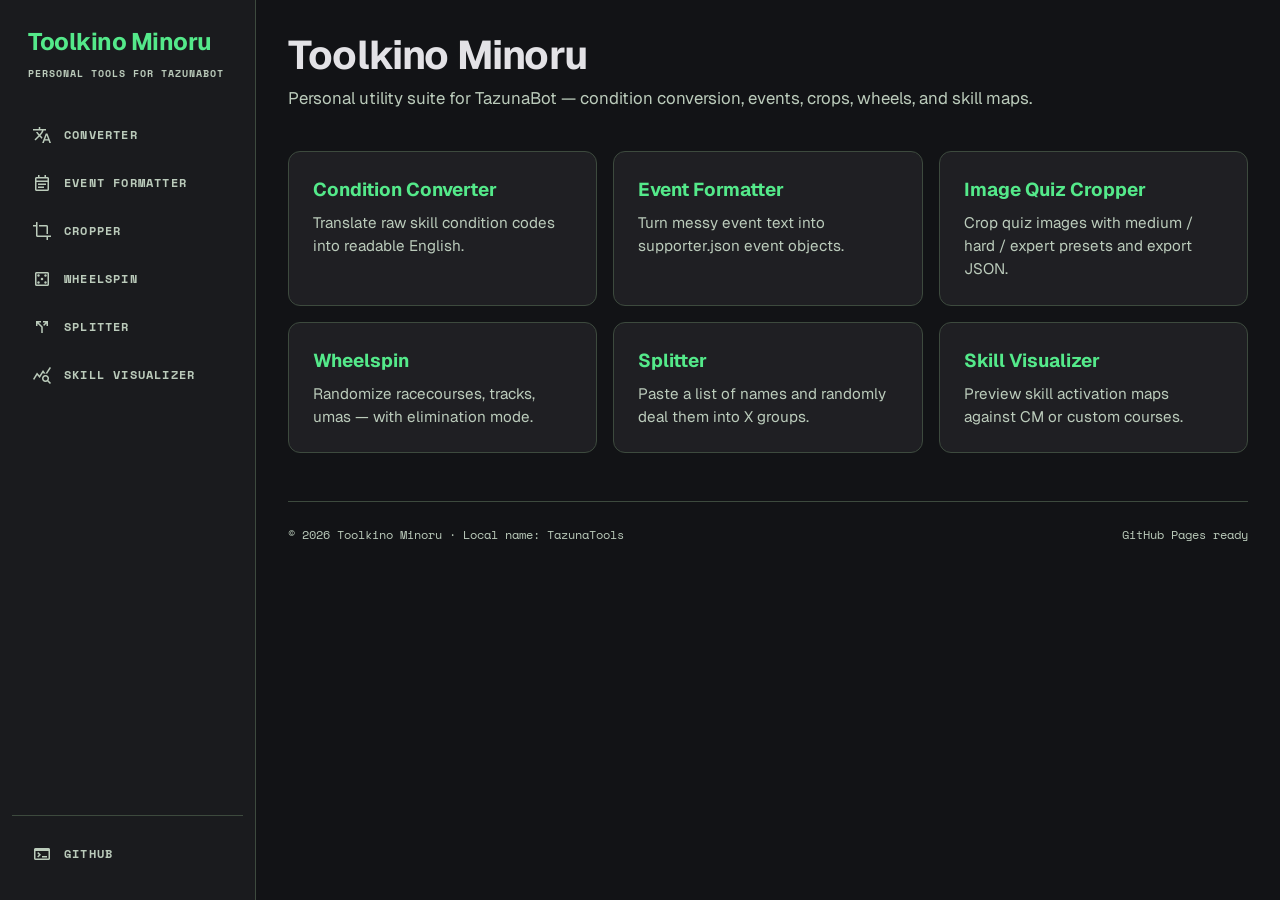
<file: index.html>
<!DOCTYPE html>
<html lang="en" class="dark">
<head>
  <meta charset="utf-8" />
  <meta name="viewport" content="width=device-width, initial-scale=1" />
  <title>Toolkino Minoru</title>
  <link rel="stylesheet" href="https://fonts.googleapis.com/css2?family=Material+Symbols+Outlined:wght,FILL@100..700,0..1&display=block" />
  <link rel="stylesheet" href="https://fonts.googleapis.com/css2?family=Geist:wght@400;600;700&family=Space+Mono:wght@400;700&display=swap" />
  <link rel="stylesheet" href="assets/css/app.css" />
  <link rel="stylesheet" href="assets/css/tools.css" />
</head>
<body data-page="home" data-root=".">
  <div id="sidebar-mount"></div>
  <main class="main">
    <header class="page-header">
      <h2>Toolkino Minoru</h2>
      <p>Personal utility suite for TazunaBot — condition conversion, events, crops, wheels, and skill maps.</p>
    </header>
    <section class="hub-grid">
      <a class="hub-card" href="converter/">
        <h3>Condition Converter</h3>
        <p>Translate raw skill condition codes into readable English.</p>
      </a>
      <a class="hub-card" href="formatter/">
        <h3>Event Formatter</h3>
        <p>Turn messy event text into supporter.json event objects.</p>
      </a>
      <a class="hub-card" href="cropper/">
        <h3>Image Quiz Cropper</h3>
        <p>Crop quiz images with medium / hard / expert presets and export JSON.</p>
      </a>
      <a class="hub-card" href="wheelspin/">
        <h3>Wheelspin</h3>
        <p>Randomize racecourses, tracks, umas — with elimination mode.</p>
      </a>
      <a class="hub-card" href="splitter/">
        <h3>Splitter</h3>
        <p>Paste a list of names and randomly deal them into X groups.</p>
      </a>
      <a class="hub-card" href="visualizer/">
        <h3>Skill Visualizer</h3>
        <p>Preview skill activation maps against CM or custom courses.</p>
      </a>
    </section>
    <footer class="site-footer">
      <span>© 2026 Toolkino Minoru · Local name: TazunaTools</span>
      <span>GitHub Pages ready</span>
    </footer>
  </main>
  <script src="assets/js/shared.js"></script>
  <script>
    // Home uses "." root; rewrite nav hrefs without ../
    document.addEventListener("DOMContentLoaded", () => {
      const mount = document.getElementById("sidebar-mount");
      mount.outerHTML = Toolkino.renderSidebar("");
    });
  </script>
</body>
</html>
</file>
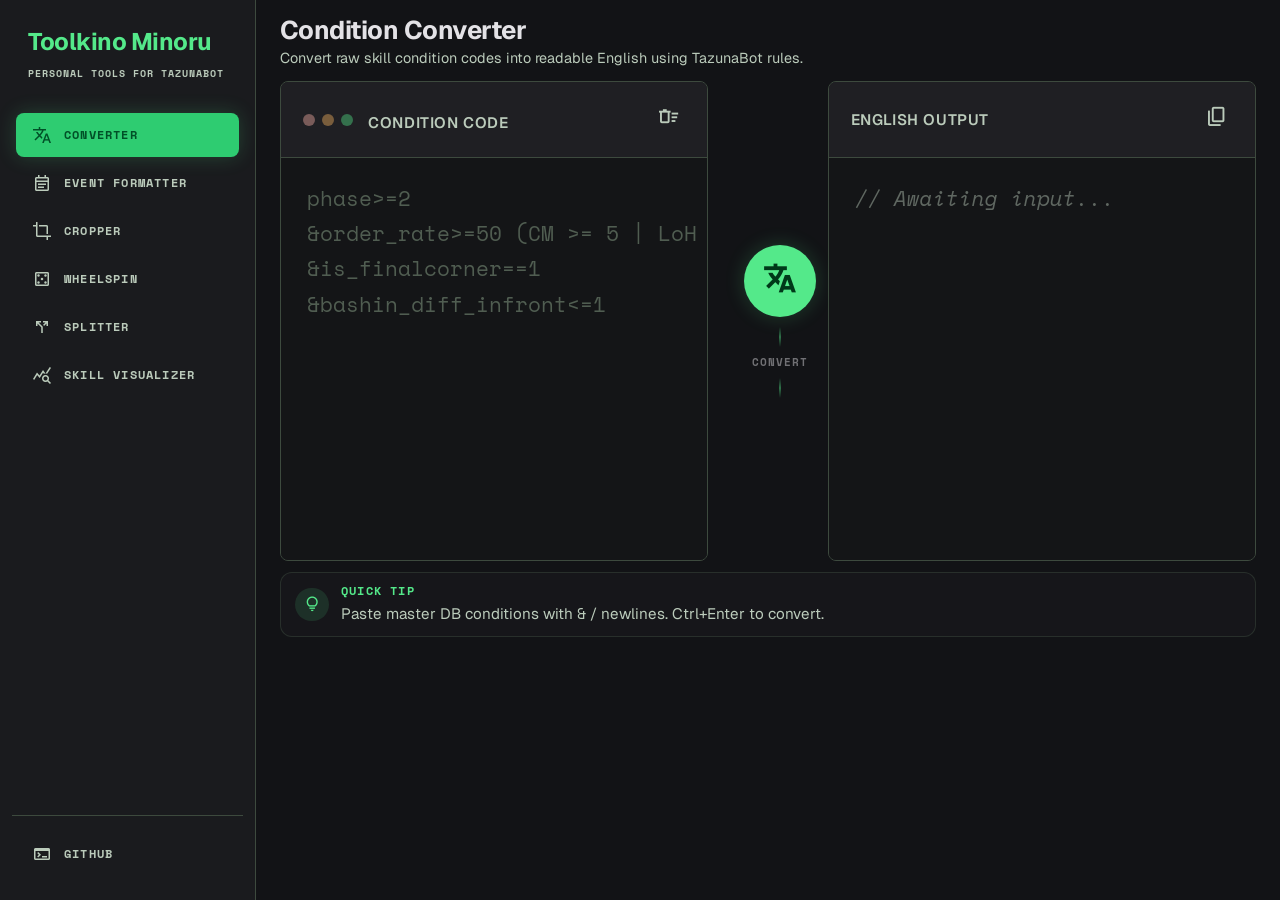
<file: converter/index.html>
<!DOCTYPE html>
<html lang="en" class="dark">
<head>
  <meta charset="utf-8" />
  <meta name="viewport" content="width=device-width, initial-scale=1" />
  <title>Condition Converter · Toolkino Minoru</title>
  <link rel="stylesheet" href="https://fonts.googleapis.com/css2?family=Material+Symbols+Outlined:wght,FILL@100..700,0..1&display=block" />
  <link rel="stylesheet" href="https://fonts.googleapis.com/css2?family=Geist:wght@400;600;700&family=Space+Mono:wght@400;700&display=swap" />
  <link rel="stylesheet" href="../assets/css/app.css" />
  <link rel="stylesheet" href="../assets/css/tools.css" />
</head>
<body class="tool-fit" data-page="converter" data-root="..">
  <div id="sidebar-mount"></div>
  <main class="main main-fit">
    <header class="page-header">
      <h2>Condition Converter</h2>
      <p>Convert raw skill condition codes into readable English using TazunaBot rules.</p>
    </header>
    <section class="split-3">
      <div class="panel">
        <div class="panel-head">
          <div class="panel-dots">
            <span class="dot-r"></span><span class="dot-y"></span><span class="dot-g"></span>
            <span class="panel-title" style="margin-left:0.5rem;">Condition code</span>
          </div>
          <button class="btn-icon danger" id="clear-btn" title="Clear">
            <span class="material-symbols-outlined">delete_sweep</span>
          </button>
        </div>
        <div class="panel-body">
          <textarea class="editor" id="condition-input" placeholder="phase>=2
&order_rate>=50 (CM >= 5 | LoH >= 6)
&is_finalcorner==1
&bashin_diff_infront<=1"></textarea>
        </div>
      </div>
      <div class="split-actions">
        <button class="btn-round" id="convert-btn" title="Convert">
          <span class="material-symbols-outlined">translate</span>
        </button>
        <div class="format-rail">
          <div class="line"></div>
          <span class="label-caps" style="font-size:11px;">Convert</span>
          <div class="line"></div>
        </div>
      </div>
      <div class="panel">
        <div class="panel-head">
          <span class="panel-title">English output</span>
          <button class="btn-icon" id="copy-btn" title="Copy">
            <span class="material-symbols-outlined">content_copy</span>
          </button>
        </div>
        <div class="panel-body">
          <pre class="output" id="condition-output"><span class="muted">// Awaiting input...</span></pre>
        </div>
      </div>
    </section>
    <div class="tip">
      <div class="tip-icon"><span class="material-symbols-outlined">lightbulb</span></div>
      <div>
        <p class="label-caps" style="color:var(--primary);margin:0 0 0.2rem;">Quick tip</p>
        <p style="margin:0;color:var(--on-surface-variant);font-size:0.95rem;">Paste master DB conditions with <span class="mono">&</span> / newlines. Ctrl+Enter to convert.</p>
      </div>
    </div>
  </main>
  <script src="../assets/js/shared.js"></script>
  <script src="../assets/js/converter.js"></script>
  <script>document.addEventListener("DOMContentLoaded", () => Toolkino.mountShell("converter"));</script>
</body>
</html>
</file>
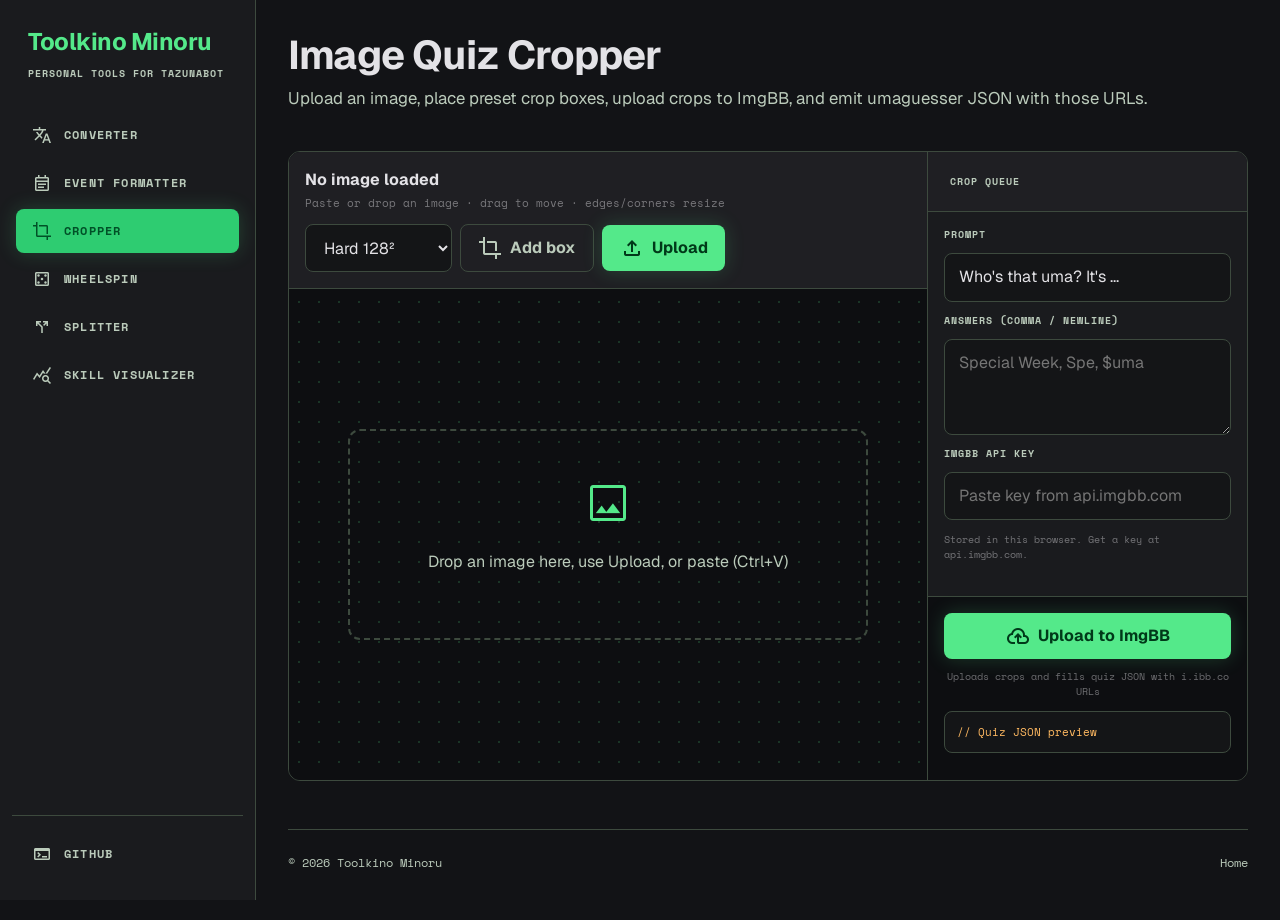
<file: cropper/index.html>
<!DOCTYPE html>
<html lang="en" class="dark">
<head>
  <meta charset="utf-8" />
  <meta name="viewport" content="width=device-width, initial-scale=1" />
  <title>Image Quiz Cropper · Toolkino Minoru</title>
  <link rel="stylesheet" href="https://fonts.googleapis.com/css2?family=Material+Symbols+Outlined:wght,FILL@100..700,0..1&display=block" />
  <link rel="stylesheet" href="https://fonts.googleapis.com/css2?family=Geist:wght@400;600;700&family=Space+Mono:wght@400;700&display=swap" />
  <link rel="stylesheet" href="../assets/css/app.css" />
  <link rel="stylesheet" href="../assets/css/tools.css" />
</head>
<body data-page="cropper" data-root="..">
  <div id="sidebar-mount"></div>
  <main class="main">
    <header class="page-header">
      <h2>Image Quiz Cropper</h2>
      <p>Upload an image, place preset crop boxes, upload crops to ImgBB, and emit umaguesser JSON with those URLs.</p>
    </header>
    <div class="cropper-layout">
      <div class="crop-workspace" id="workspace">
        <div class="crop-toolbar">
          <div>
            <strong id="file-meta">No image loaded</strong>
            <p class="mono muted" style="margin:0.2rem 0 0;font-size:11px;font-style:normal;">Paste or drop an image · drag to move · edges/corners resize</p>
          </div>
          <div style="display:flex;gap:0.5rem;flex-wrap:wrap;align-items:center;">
            <select class="select" id="preset-select" style="width:auto;">
              <option value="medium">Medium 192²</option>
              <option value="hard" selected>Hard 128²</option>
              <option value="expert">Expert 64²</option>
              <option value="free">Free size</option>
            </select>
            <button class="btn btn-ghost" id="add-box">
              <span class="material-symbols-outlined">crop</span> Add box
            </button>
            <label class="btn btn-primary">
              <span class="material-symbols-outlined">upload</span> Upload
              <input type="file" id="file-input" accept="image/*" hidden />
            </label>
          </div>
        </div>
        <div class="crop-stage">
          <div class="drop-zone" id="drop-zone">
            <span class="material-symbols-outlined" style="font-size:3rem;color:var(--primary);">image</span>
            <p>Drop an image here, use Upload, or paste (Ctrl+V)</p>
          </div>
          <canvas id="crop-canvas" class="hidden"></canvas>
        </div>
      </div>
      <aside class="crop-side">
        <div class="panel-head">
          <span class="label-caps" style="font-size:10px;color:var(--on-surface-variant);">Crop queue</span>
        </div>
        <div class="crop-side-body">
          <label class="label-caps" style="font-size:10px;color:var(--on-surface-variant);">Prompt</label>
          <input class="field" id="prompt-input" value="Who's that uma? It's ..." />
          <label class="label-caps" style="font-size:10px;color:var(--on-surface-variant);">Answers (comma / newline)</label>
          <textarea class="field" id="answers-input" rows="3" placeholder="Special Week, Spe, $uma"></textarea>
          <label class="label-caps" style="font-size:10px;color:var(--on-surface-variant);">ImgBB API key</label>
          <input class="field" id="imgbb-key" type="password" autocomplete="off" placeholder="Paste key from api.imgbb.com" />
          <p class="mono muted" style="margin:0;font-size:10px;font-style:normal;">Stored in this browser. Get a key at <a href="https://api.imgbb.com/" target="_blank" rel="noreferrer">api.imgbb.com</a>.</p>
          <div id="crop-queue"></div>
        </div>
        <div class="crop-side-foot">
          <button class="btn btn-primary" id="export-btn" style="width:100%;">
            <span class="material-symbols-outlined">cloud_upload</span> Upload to ImgBB
          </button>
          <p class="mono muted" id="export-status" style="text-align:center;margin:0.6rem 0 0;font-size:10px;font-style:normal;">Uploads crops and fills quiz JSON with i.ibb.co URLs</p>
          <pre id="quiz-json" class="mono">// Quiz JSON preview</pre>
        </div>
      </aside>
    </div>
    <footer class="site-footer">
      <span>© 2026 Toolkino Minoru</span>
      <a href="../">Home</a>
    </footer>
  </main>
  <script src="../assets/js/shared.js"></script>
  <script src="../assets/js/cropper.js?v=3"></script>
  <script>document.addEventListener("DOMContentLoaded", () => Toolkino.mountShell("cropper"));</script>
</body>
</html>
</file>
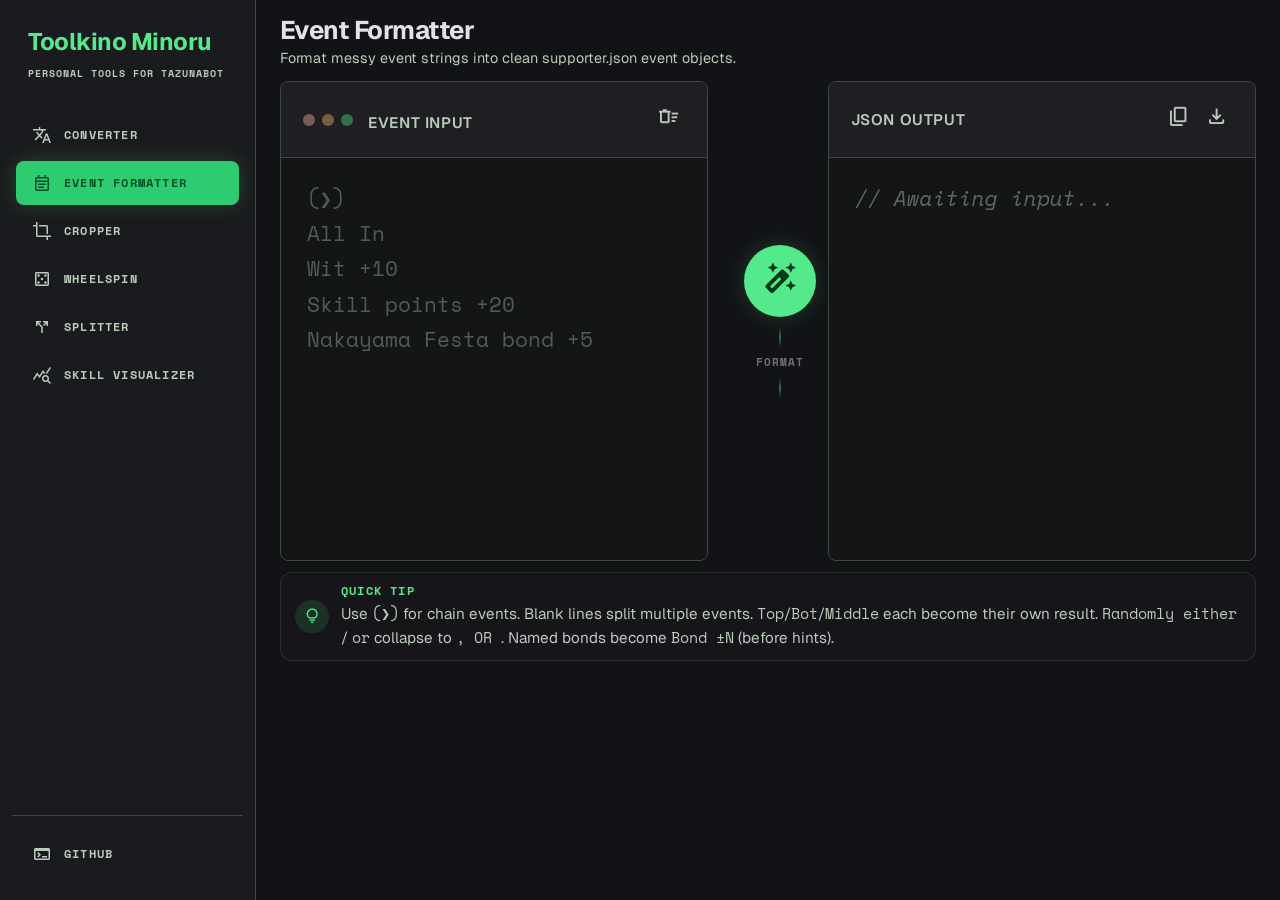
<file: formatter/index.html>
<!DOCTYPE html>
<html lang="en" class="dark">
<head>
  <meta charset="utf-8" />
  <meta name="viewport" content="width=device-width, initial-scale=1" />
  <title>Event Formatter · Toolkino Minoru</title>
  <link rel="stylesheet" href="https://fonts.googleapis.com/css2?family=Material+Symbols+Outlined:wght,FILL@100..700,0..1&display=block" />
  <link rel="stylesheet" href="https://fonts.googleapis.com/css2?family=Geist:wght@400;600;700&family=Space+Mono:wght@400;700&display=swap" />
  <link rel="stylesheet" href="../assets/css/app.css" />
  <link rel="stylesheet" href="../assets/css/tools.css" />
</head>
<body class="tool-fit" data-page="formatter" data-root="..">
  <div id="sidebar-mount"></div>
  <main class="main main-fit">
    <header class="page-header">
      <h2>Event Formatter</h2>
      <p>Format messy event strings into clean supporter.json event objects.</p>
    </header>
    <section class="split-3">
      <div class="panel">
        <div class="panel-head">
          <div class="panel-dots">
            <span class="dot-r"></span><span class="dot-y"></span><span class="dot-g"></span>
            <span class="panel-title" style="margin-left:0.5rem;">Event input</span>
          </div>
          <button class="btn-icon danger" id="clear-btn" title="Clear">
            <span class="material-symbols-outlined">delete_sweep</span>
          </button>
        </div>
        <div class="panel-body">
          <textarea class="editor" id="event-input" placeholder="(❯)
All In
Wit +10
Skill points +20
Nakayama Festa bond +5"></textarea>
        </div>
      </div>
      <div class="split-actions">
        <button class="btn-round" id="format-btn" title="Format">
          <span class="material-symbols-outlined">auto_fix_high</span>
        </button>
        <div class="format-rail">
          <div class="line"></div>
          <span class="label-caps" style="font-size:11px;">Format</span>
          <div class="line"></div>
        </div>
      </div>
      <div class="panel">
        <div class="panel-head">
          <div style="display:flex;align-items:center;gap:0.75rem;">
            <span class="panel-title">JSON output</span>
            <span class="pill ok hidden" id="validation-pill"><span class="dot"></span> Valid JSON</span>
          </div>
          <div style="display:flex;gap:0.25rem;">
            <button class="btn-icon" id="copy-btn" title="Copy">
              <span class="material-symbols-outlined">content_copy</span>
            </button>
            <button class="btn-icon" id="download-btn" title="Download" disabled>
              <span class="material-symbols-outlined">download</span>
            </button>
          </div>
        </div>
        <div class="panel-body">
          <pre class="output" id="json-output"><span class="muted">// Awaiting input...</span></pre>
        </div>
      </div>
    </section>
    <div class="tip">
      <div class="tip-icon"><span class="material-symbols-outlined">lightbulb</span></div>
      <div>
        <p class="label-caps" style="color:var(--primary);margin:0 0 0.2rem;">Quick tip</p>
        <p style="margin:0;color:var(--on-surface-variant);font-size:0.95rem;">Use <span class="mono">(❯)</span> for chain events. Blank lines split multiple events. <span class="mono">Top</span>/<span class="mono">Bot</span>/<span class="mono">Middle</span> each become their own result. <span class="mono">Randomly either</span> / <span class="mono">or</span> collapse to <span class="mono">, OR </span>. Named bonds become <span class="mono">Bond ±N</span> (before hints).</p>
      </div>
    </div>
  </main>
  <script src="../assets/js/shared.js"></script>
  <script src="../assets/js/formatter.js"></script>
  <script>document.addEventListener("DOMContentLoaded", () => Toolkino.mountShell("formatter"));</script>
</body>
</html>
</file>
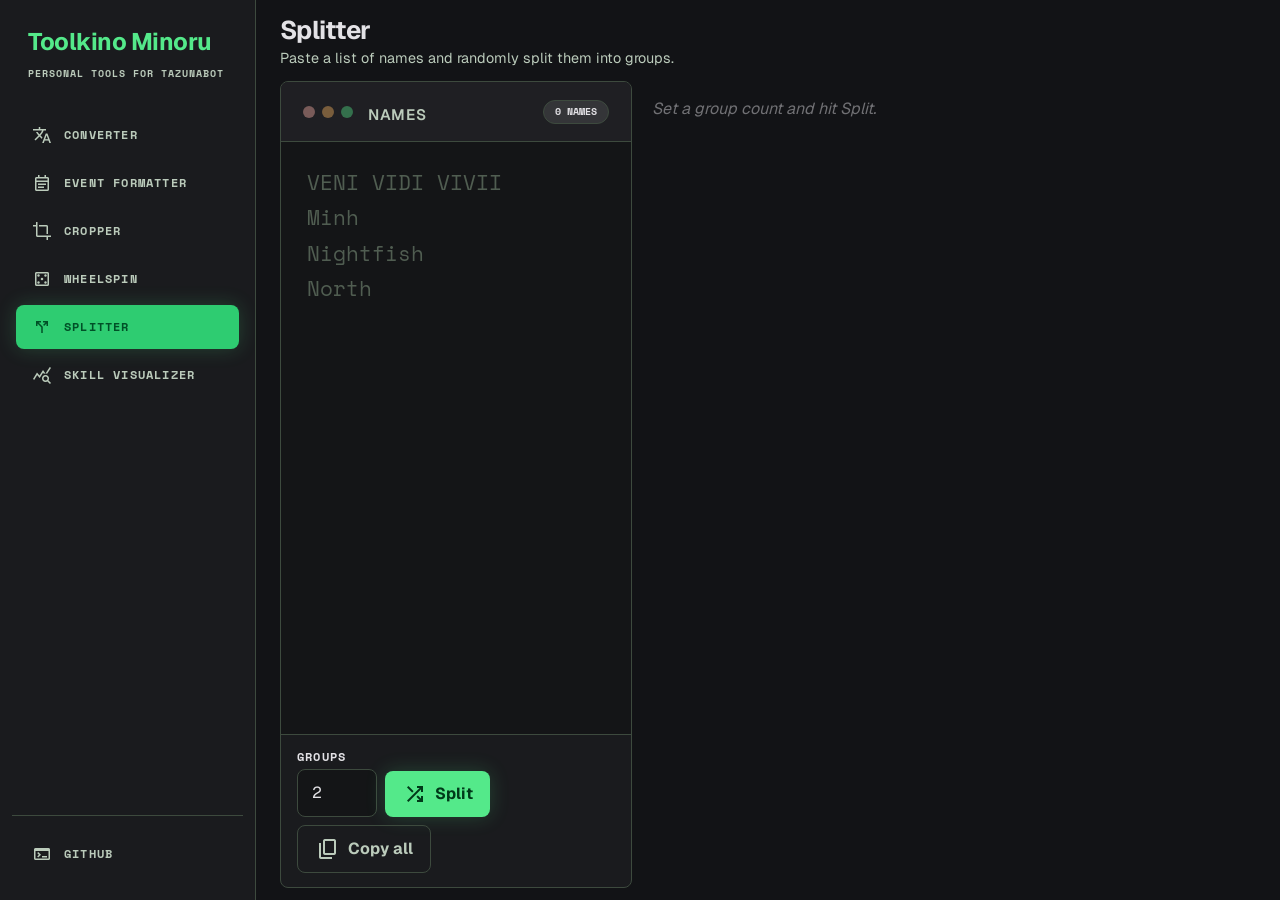
<file: splitter/index.html>
<!DOCTYPE html>
<html lang="en" class="dark">
<head>
  <meta charset="utf-8" />
  <meta name="viewport" content="width=device-width, initial-scale=1" />
  <title>Splitter · Toolkino Minoru</title>
  <link rel="stylesheet" href="https://fonts.googleapis.com/css2?family=Material+Symbols+Outlined:wght,FILL@100..700,0..1&display=block" />
  <link rel="stylesheet" href="https://fonts.googleapis.com/css2?family=Geist:wght@400;600;700&family=Space+Mono:wght@400;700&display=swap" />
  <link rel="stylesheet" href="../assets/css/app.css" />
  <link rel="stylesheet" href="../assets/css/tools.css" />
</head>
<body class="tool-fit" data-page="splitter" data-root="..">
  <div id="sidebar-mount"></div>
  <main class="main main-fit">
    <header class="page-header">
      <h2>Splitter</h2>
      <p>Paste a list of names and randomly split them into groups.</p>
    </header>
    <section class="splitter-layout">
      <div class="panel">
        <div class="panel-head">
          <div class="panel-dots">
            <span class="dot-r"></span><span class="dot-y"></span><span class="dot-g"></span>
            <span class="panel-title" style="margin-left:0.5rem;">Names</span>
          </div>
          <span class="pill" id="name-count">0 names</span>
        </div>
        <div class="panel-body">
          <textarea class="editor" id="name-input" placeholder="VENI VIDI VIVII
Minh
Nightfish
North"></textarea>
        </div>
        <div class="splitter-controls">
          <label class="splitter-count">
            <span class="label-caps">Groups</span>
            <input class="field" id="group-count" type="number" min="2" max="50" value="2" />
          </label>
          <button class="btn btn-primary" id="split-btn">
            <span class="material-symbols-outlined">shuffle</span> Split
          </button>
          <button class="btn btn-ghost" id="copy-all-btn" disabled>
            <span class="material-symbols-outlined">content_copy</span> Copy all
          </button>
        </div>
      </div>
      <div class="splitter-results" id="split-results">
        <p class="muted">Set a group count and hit Split.</p>
      </div>
    </section>
  </main>
  <script src="../assets/js/shared.js"></script>
  <script src="../assets/js/splitter.js"></script>
  <script>document.addEventListener("DOMContentLoaded", () => Toolkino.mountShell("splitter"));</script>
</body>
</html>
</file>
<file: assets/css/app.css>
:root {
  --background: #121316;
  --surface: #121316;
  --surface-container-lowest: #0d0e11;
  --surface-container-low: #1a1b1e;
  --surface-container: #1f1f23;
  --surface-container-high: #292a2d;
  --surface-container-highest: #343538;
  --surface-variant: #343538;
  --on-surface: #e3e2e6;
  --on-surface-variant: #bbcbbb;
  --outline: #869486;
  --outline-variant: #3d4a3e;
  --primary: #54e98a;
  --primary-container: #2ecc71;
  --on-primary: #003919;
  --on-primary-container: #005027;
  --primary-fixed: #6bfe9c;
  --primary-fixed-dim: #4ae183;
  --secondary: #ffb961;
  --secondary-container: #e89300;
  --on-secondary: #472a00;
  --tertiary: #ffc1a6;
  --tertiary-container: #ff996a;
  --error: #ffb4ab;
  --on-error: #690005;
  --input-bg: #141517;
  --sidebar-w: 16rem;
  --glow: 0 0 20px rgba(84, 233, 138, 0.2);
  --glow-strong: 0 0 30px rgba(84, 233, 138, 0.4);
}

*,
*::before,
*::after {
  box-sizing: border-box;
}

html,
body {
  margin: 0;
  min-height: 100%;
  background: var(--background);
  color: var(--on-surface);
  font-family: Geist, system-ui, sans-serif;
  font-size: 16px;
  line-height: 1.5;
}

body {
  overflow-x: hidden;
}

a {
  color: inherit;
  text-decoration: none;
}

button,
input,
select,
textarea {
  font: inherit;
  color: inherit;
}

button {
  cursor: pointer;
  border: none;
  background: none;
}

.mono,
.font-mono {
  font-family: "Space Mono", ui-monospace, monospace;
}

.label-caps {
  font-family: "Space Mono", ui-monospace, monospace;
  font-size: 12px;
  font-weight: 700;
  letter-spacing: 0.1em;
  text-transform: uppercase;
  line-height: 1.3;
}

.sidebar {
  position: fixed;
  inset: 0 auto 0 0;
  width: var(--sidebar-w);
  background: var(--surface-container-low);
  border-right: 1px solid var(--outline-variant);
  display: flex;
  flex-direction: column;
  padding: 1.5rem 0.75rem;
  z-index: 50;
}

.sidebar-brand {
  padding: 0 1rem 2rem;
}

.sidebar-brand h1 {
  margin: 0;
  color: var(--primary);
  font-size: 24px;
  font-weight: 700;
  letter-spacing: -0.02em;
}

.sidebar-brand p {
  margin: 0.35rem 0 0;
  color: var(--on-surface-variant);
  font-family: "Space Mono", monospace;
  font-size: 10px;
  font-weight: 700;
  letter-spacing: 0.1em;
  text-transform: uppercase;
}

.sidebar nav {
  display: flex;
  flex-direction: column;
  gap: 0.25rem;
  flex: 1;
}

.nav-link {
  display: flex;
  align-items: center;
  gap: 0.75rem;
  padding: 0.75rem 1rem;
  margin: 0 0.25rem;
  border-radius: 0.5rem;
  color: var(--on-surface-variant);
  transition: background 0.15s, color 0.15s, transform 0.1s;
}

.nav-link:hover {
  background: var(--surface-container-highest);
  color: var(--on-surface);
}

.nav-link:active {
  transform: scale(0.98);
}

.nav-link.active {
  background: var(--primary-container);
  color: var(--on-primary-container);
  font-weight: 700;
  box-shadow: var(--glow);
}

.nav-link .material-symbols-outlined {
  font-size: 1.25rem;
}

.sidebar-footer {
  margin-top: auto;
  padding-top: 1rem;
  border-top: 1px solid var(--outline-variant);
}

.main {
  margin-left: var(--sidebar-w);
  min-height: 100vh;
  padding: 2rem 2rem 3rem;
  max-width: calc(var(--sidebar-w) + 1440px);
}

/* Converter / Formatter: fill viewport, no page scroll */
html:has(body.tool-fit) {
  height: 100dvh;
  overflow: hidden;
}

body.tool-fit {
  height: 100dvh;
  max-height: 100dvh;
  overflow: hidden;
}

.main.main-fit {
  height: 100dvh;
  max-height: 100dvh;
  min-height: 0;
  width: calc(100% - var(--sidebar-w));
  padding: 1rem 1.5rem 0.75rem;
  display: flex;
  flex-direction: column;
  overflow: hidden;
  max-width: none;
  box-sizing: border-box;
}

.main-fit .page-header {
  margin-bottom: 0.75rem;
  flex: 0 0 auto;
}

.main-fit .page-header h2 {
  font-size: clamp(1.35rem, 2vw, 1.75rem);
}

.main-fit .page-header p {
  margin-top: 0.15rem;
  font-size: 0.9rem;
}

.main-fit .split-3 {
  flex: 0 1 auto;
  width: 100%;
  height: min(480px, calc(100dvh - 14rem));
  max-height: min(480px, calc(100dvh - 14rem));
  min-height: 320px;
  align-items: stretch;
  gap: 1rem;
  overflow: hidden;
  grid-template-columns: minmax(0, 1fr) 5.5rem minmax(0, 1fr);
}

.main-fit .panel {
  min-height: 0;
  height: 100%;
  max-height: 100%;
  overflow: hidden;
}

.main-fit .split-actions {
  gap: 0.65rem;
  align-self: center;
  flex-shrink: 0;
}

.main-fit .btn-round {
  width: 4.5rem;
  height: 4.5rem;
}

.main-fit .format-rail .line {
  height: 1.25rem;
}

.main-fit .tip {
  margin-top: 0.65rem;
  padding: 0.65rem 0.9rem;
  flex: 0 0 auto;
  max-width: none;
  margin-left: 0;
  margin-right: 0;
  gap: 0.75rem;
}

.main-fit .tip-icon {
  width: 2.1rem;
  height: 2.1rem;
}

.main-fit .tip-icon .material-symbols-outlined {
  font-size: 1.15rem;
}

.main-fit .site-footer {
  display: none;
}

.page-header {
  margin-bottom: 2.5rem;
}

.page-header h2 {
  margin: 0;
  font-size: clamp(2rem, 4vw, 2.5rem);
  font-weight: 700;
  letter-spacing: -0.02em;
  line-height: 1.15;
}

.page-header p {
  margin: 0.5rem 0 0;
  color: var(--on-surface-variant);
  font-size: 1.05rem;
}

.panel {
  background: var(--surface-container-low);
  border: 1px solid var(--outline-variant);
  border-radius: 0.5rem;
  overflow: hidden;
  display: flex;
  flex-direction: column;
}

.panel-head {
  display: flex;
  align-items: center;
  justify-content: space-between;
  gap: 0.75rem;
  padding: 1.05rem 1.35rem;
  min-height: 3.75rem;
  background: var(--surface-container);
  border-bottom: 1px solid var(--outline-variant);
  flex: 0 0 auto;
  overflow: visible;
}

.panel-title {
  font-family: Geist, system-ui, sans-serif;
  font-size: 0.95rem;
  font-weight: 600;
  letter-spacing: 0.04em;
  text-transform: uppercase;
  color: var(--on-surface-variant);
  line-height: 1.2;
  white-space: nowrap;
}

.panel-dots {
  display: flex;
  align-items: center;
  gap: 0.45rem;
  min-width: 0;
  flex: 1;
}

.panel-head .btn-icon .material-symbols-outlined {
  font-size: 1.45rem;
}

.panel-dots span {
  width: 0.75rem;
  height: 0.75rem;
  border-radius: 999px;
  flex-shrink: 0;
}

.dot-r { background: color-mix(in srgb, var(--error) 40%, transparent); }
.dot-y { background: color-mix(in srgb, var(--secondary) 40%, transparent); }
.dot-g { background: color-mix(in srgb, var(--primary) 40%, transparent); }

.panel-body {
  flex: 1;
  min-height: 0;
  position: relative;
  display: flex;
  flex-direction: column;
}

.editor,
.output {
  width: 100%;
  height: 100%;
  min-height: 0;
  flex: 1;
  margin: 0;
  padding: 1.35rem 1.5rem;
  background: var(--input-bg);
  border: none;
  outline: none;
  resize: none;
  color: var(--primary-fixed);
  font-family: "Space Mono", ui-monospace, monospace;
  font-size: 1.05rem;
  line-height: 1.7;
  white-space: pre;
  overflow: auto;
  word-break: normal;
  overflow-wrap: normal;
}

.main-fit .editor,
.main-fit .output {
  font-size: 1.3rem;
  line-height: 1.7;
  padding: 1.4rem 1.6rem;
}

.output {
  color: var(--on-surface-variant);
}

.editor:focus {
  box-shadow: inset 0 0 0 1px var(--primary);
}

.editor::placeholder {
  color: color-mix(in srgb, var(--outline-variant) 85%, var(--on-surface-variant));
  opacity: 1;
}

.btn {
  display: inline-flex;
  align-items: center;
  justify-content: center;
  gap: 0.5rem;
  padding: 0.7rem 1.1rem;
  border-radius: 0.5rem;
  font-weight: 700;
  transition: transform 0.12s, box-shadow 0.15s, filter 0.15s, background 0.15s;
}

.btn:active {
  transform: scale(0.97);
}

.btn-primary {
  background: var(--primary);
  color: var(--on-primary);
  box-shadow: var(--glow);
}

.btn-primary:hover {
  filter: brightness(1.08);
  box-shadow: var(--glow-strong);
}

.btn-ghost {
  background: transparent;
  border: 1px solid var(--outline-variant);
  color: var(--on-surface-variant);
}

.btn-ghost:hover {
  border-color: var(--primary);
  color: var(--primary);
}

.btn-icon {
  padding: 0.35rem;
  color: var(--on-surface-variant);
  border-radius: 0.35rem;
}

.btn-icon:hover {
  color: var(--primary);
}

.btn-icon.danger:hover {
  color: var(--error);
}

.btn-round {
  width: 5.5rem;
  height: 5.5rem;
  border-radius: 999px;
  background: var(--primary);
  color: var(--on-primary);
  box-shadow: var(--glow);
  position: relative;
}

.btn-round:hover {
  transform: scale(1.06);
  box-shadow: var(--glow-strong);
}

.btn-round .material-symbols-outlined {
  font-size: 2rem;
  font-weight: 700;
}

.split-3 {
  display: grid;
  grid-template-columns: 1fr auto 1fr;
  gap: 1.5rem;
  align-items: stretch;
}

.split-actions {
  display: flex;
  flex-direction: column;
  align-items: center;
  justify-content: center;
  gap: 1.25rem;
  min-width: 7rem;
}

.format-rail {
  display: flex;
  flex-direction: column;
  align-items: center;
  gap: 0.5rem;
  opacity: 0.45;
}

.format-rail .line {
  width: 2px;
  height: 3.5rem;
  background: linear-gradient(to bottom, transparent, var(--primary), transparent);
}

.tip {
  margin-top: 2.5rem;
  display: flex;
  align-items: center;
  gap: 1.25rem;
  max-width: 52rem;
  margin-left: auto;
  margin-right: auto;
  padding: 1.5rem;
  border-radius: 0.75rem;
  border: 1px solid color-mix(in srgb, var(--outline-variant) 50%, transparent);
  background: color-mix(in srgb, var(--surface-container-low) 50%, transparent);
}

.tip-icon {
  width: 3.25rem;
  height: 3.25rem;
  border-radius: 999px;
  display: grid;
  place-items: center;
  background: color-mix(in srgb, var(--primary) 12%, transparent);
  color: var(--primary);
  flex-shrink: 0;
}

.pill {
  display: inline-flex;
  align-items: center;
  gap: 0.4rem;
  padding: 0.2rem 0.7rem;
  border-radius: 999px;
  border: 1px solid var(--outline-variant);
  background: var(--surface-container-highest);
  font-family: "Space Mono", monospace;
  font-size: 10px;
  font-weight: 700;
  text-transform: uppercase;
}

.pill.ok {
  border-color: color-mix(in srgb, var(--primary) 35%, transparent);
  background: color-mix(in srgb, var(--primary) 12%, transparent);
  color: var(--primary);
}

.pill .dot {
  width: 0.45rem;
  height: 0.45rem;
  border-radius: 999px;
  background: var(--primary);
}

.field,
.select {
  width: 100%;
  background: var(--input-bg);
  border: 1px solid var(--outline-variant);
  border-radius: 0.5rem;
  padding: 0.7rem 0.9rem;
  outline: none;
  transition: border-color 0.15s, box-shadow 0.15s;
}

.field:focus,
.select:focus {
  border-color: var(--primary);
  box-shadow: 0 0 0 1px color-mix(in srgb, var(--primary) 35%, transparent);
}

.card {
  background: var(--surface-container);
  border: 1px solid var(--outline-variant);
  border-radius: 0.75rem;
  padding: 1.25rem;
}

.site-footer {
  margin-top: 3rem;
  padding-top: 1.5rem;
  border-top: 1px solid var(--outline-variant);
  display: flex;
  flex-wrap: wrap;
  justify-content: space-between;
  gap: 1rem;
  color: var(--on-surface-variant);
  font-family: "Space Mono", monospace;
  font-size: 12px;
}

.site-footer a:hover {
  color: var(--primary);
}

::-webkit-scrollbar {
  width: 8px;
  height: 8px;
}

::-webkit-scrollbar-track {
  background: var(--background);
}

::-webkit-scrollbar-thumb {
  background: var(--surface-container-highest);
  border-radius: 4px;
}

::-webkit-scrollbar-thumb:hover {
  background: var(--primary-fixed-dim);
}

@media (max-width: 720px) {
  .split-3 {
    grid-template-columns: 1fr;
  }

  .split-actions {
    flex-direction: row;
    min-height: auto;
  }

  .format-rail {
    display: none;
  }

  .main-fit .split-3 {
    display: flex;
    flex-direction: column;
    gap: 0.75rem;
    height: min(640px, calc(100dvh - 12rem));
    max-height: min(640px, calc(100dvh - 12rem));
  }

  .main-fit .panel {
    flex: 1 1 0;
    min-height: 0;
    height: auto;
  }

  .main-fit .split-actions {
    flex: 0 0 auto;
  }

  .main-fit .btn-round {
    width: 3.75rem;
    height: 3.75rem;
  }

  .main-fit .page-header p {
    display: none;
  }

  .main-fit .tip p:not(.label-caps) {
    font-size: 0.85rem;
  }
}

@media (max-width: 900px) {
  :root { --sidebar-w: 4.5rem; }

  .sidebar-brand,
  .sidebar-brand p,
  .nav-link span:not(.material-symbols-outlined) {
    display: none;
  }

  .nav-link {
    justify-content: center;
    padding: 0.85rem 0.5rem;
  }

  .main {
    padding: 1.25rem;
  }

  .main.main-fit {
    width: calc(100% - var(--sidebar-w));
  }
}

@media (max-width: 600px) {
  .sidebar {
    position: sticky;
    width: 100%;
    height: auto;
    border-right: none;
    border-bottom: 1px solid var(--outline-variant);
    flex-direction: row;
    align-items: center;
    padding: 0.5rem;
  }

  .sidebar-brand { display: none; }
  .sidebar nav {
    flex-direction: row;
    overflow-x: auto;
    flex: 1;
  }
  .sidebar-footer { display: none; }
  .main { margin-left: 0; }
}
</file>
<file: assets/css/tools.css>
/* Tool-specific extras */
.muted { opacity: 0.45; font-style: italic; }
.hidden { display: none !important; }
.tok-key { color: #4ae183; font-weight: 700; }
.tok-string { color: #ffb961; }
.tok-bool { color: #ffc1a6; }
.tok-number { color: #ffb4ab; }
.tok-null { opacity: 0.5; }
.tok-error { color: #ffb4ab; }

.converter-grid,
.formatter-grid { display: contents; }

.hub-grid {
  display: grid;
  grid-template-columns: repeat(auto-fit, minmax(240px, 1fr));
  gap: 1rem;
}

.hub-card {
  display: block;
  padding: 1.5rem;
  border-radius: 0.75rem;
  border: 1px solid var(--outline-variant);
  background: var(--surface-container);
  transition: border-color 0.15s, box-shadow 0.15s, transform 0.12s;
}

.hub-card:hover {
  border-color: var(--primary);
  box-shadow: var(--glow);
  transform: translateY(-2px);
}

.hub-card h3 {
  margin: 0 0 0.5rem;
  color: var(--primary);
}

.hub-card p {
  margin: 0;
  color: var(--on-surface-variant);
  font-size: 0.95rem;
}

/* Cropper */
.cropper-layout {
  display: grid;
  grid-template-columns: 1fr 20rem;
  gap: 0;
  min-height: 70vh;
  border: 1px solid var(--outline-variant);
  border-radius: 0.75rem;
  overflow: hidden;
  background: var(--surface-container-low);
}

.crop-workspace {
  position: relative;
  display: flex;
  flex-direction: column;
  min-height: 560px;
  background:
    radial-gradient(circle, color-mix(in srgb, var(--primary) 18%, transparent) 1px, transparent 1px);
  background-size: 20px 20px;
  background-color: var(--surface-container-lowest);
}

.crop-toolbar {
  display: flex;
  flex-wrap: wrap;
  gap: 0.75rem;
  align-items: center;
  justify-content: space-between;
  padding: 1rem;
  border-bottom: 1px solid var(--outline-variant);
  background: var(--surface-container);
}

.crop-stage {
  flex: 1;
  display: grid;
  place-items: center;
  padding: 1rem;
  position: relative;
}

#crop-canvas {
  max-width: 100%;
  max-height: 60vh;
  border: 1px solid var(--outline-variant);
  border-radius: 0.5rem;
  cursor: grab;
  background: #000;
}

#crop-canvas:active { cursor: grabbing; }

.drop-zone {
  border: 2px dashed var(--outline-variant);
  border-radius: 0.75rem;
  padding: 3rem 2rem;
  text-align: center;
  color: var(--on-surface-variant);
  width: min(520px, 90%);
}

.drop-zone.dragover {
  border-color: var(--primary);
  color: var(--primary);
  box-shadow: var(--glow);
}

.crop-side {
  border-left: 1px solid var(--outline-variant);
  background: var(--surface-container-low);
  display: flex;
  flex-direction: column;
}

.crop-side-body {
  flex: 1;
  overflow: auto;
  padding: 1rem;
  display: flex;
  flex-direction: column;
  gap: 0.75rem;
}

.queue-item {
  display: grid;
  grid-template-columns: 5rem 1fr auto;
  gap: 0.6rem;
  align-items: center;
  padding: 0.65rem;
  border-radius: 0.5rem;
  border: 1px solid var(--outline-variant);
  background: var(--surface-container);
}

.queue-item.active {
  border-color: var(--primary);
  box-shadow: var(--glow);
}

.queue-thumb {
  width: 5rem;
  height: 2.8rem;
  border-radius: 0.25rem;
  overflow: hidden;
  background: #000;
}

.queue-thumb canvas { width: 100%; height: 100%; display: block; }
.queue-name { padding: 0.35rem 0.5rem; font-size: 0.85rem; }
.queue-meta .muted { margin: 0.2rem 0 0; font-size: 10px; font-style: normal; opacity: 0.7; }

.crop-side-foot {
  padding: 1rem;
  border-top: 1px solid var(--outline-variant);
  background: var(--surface-container-lowest);
}

#quiz-json {
  margin-top: 0.75rem;
  max-height: 160px;
  overflow: auto;
  padding: 0.75rem;
  background: var(--input-bg);
  border-radius: 0.5rem;
  border: 1px solid var(--outline-variant);
  font-size: 11px;
  color: var(--secondary);
}

/* Wheelspin */
.wheel-grid {
  display: grid;
  grid-template-columns: 1.3fr 1fr;
  gap: 1.5rem;
}

.wheel-panel {
  display: flex;
  flex-direction: column;
  align-items: center;
  justify-content: center;
  gap: 1.5rem;
  padding: 2rem;
  min-height: 640px;
  position: relative;
  overflow: hidden;
}

#wheel-canvas {
  border-radius: 999px;
  border: 8px solid var(--surface-container-highest);
  box-shadow: 0 0 60px rgba(0,0,0,0.6);
  transition: transform 4s cubic-bezier(0.1, 0, 0.1, 1);
}

.wheel-pointer {
  position: absolute;
  top: 1.5rem;
  left: 50%;
  transform: translateX(-50%);
  z-index: 2;
  color: var(--primary);
  filter: drop-shadow(0 2px 4px #000);
}

.stats-row {
  display: grid;
  grid-template-columns: repeat(3, 1fr);
  gap: 0.75rem;
  width: 100%;
}

.stat-card span {
  display: block;
  margin-bottom: 0.4rem;
  opacity: 0.65;
}

.stat-card strong {
  font-family: "Space Mono", monospace;
  font-size: 1.35rem;
  color: var(--primary);
}

.customize-panel {
  display: flex;
  flex-direction: column;
  max-height: 820px;
}

.customize-panel .panel-body {
  overflow: auto;
  padding: 1rem;
  display: flex;
  flex-direction: column;
  gap: 0.5rem;
}

.entry-row {
  display: flex;
  align-items: center;
  justify-content: space-between;
  gap: 0.5rem;
  padding: 0.55rem 0.65rem;
  border-radius: 0.5rem;
  border: 1px solid color-mix(in srgb, var(--outline-variant) 50%, transparent);
  background: var(--surface-container-low);
}

.entry-left {
  display: flex;
  align-items: center;
  gap: 0.6rem;
  flex: 1;
}

.swatch {
  width: 0.55rem;
  height: 0.55rem;
  border-radius: 999px;
  flex-shrink: 0;
}

.entry-edit {
  border: none;
  background: transparent;
  padding: 0.25rem 0;
}

.entry-edit:focus {
  box-shadow: none;
  color: var(--primary);
}

.toggle-row {
  display: flex;
  align-items: center;
  justify-content: space-between;
  gap: 1rem;
  padding: 0.75rem 0;
}

.toggle-row input {
  width: 1.1rem;
  height: 1.1rem;
  accent-color: var(--primary);
}

#eliminated-list {
  display: flex;
  flex-wrap: wrap;
  gap: 0.4rem;
}

/* Visualizer */
.page-header #viz-data-source {
  margin-top: 0.35rem;
  font-size: 0.85rem;
  font-style: normal;
  opacity: 0.7;
}

.viz-toolbar {
  display: flex;
  flex-wrap: wrap;
  gap: 0.75rem;
  align-items: center;
  margin-bottom: 1.25rem;
}

.viz-toolbar .field,
.viz-toolbar .select {
  min-width: 12rem;
  width: auto;
}

.skill-combo {
  position: relative;
  flex: 1 1 22rem;
  min-width: 16rem;
}

.skill-combo .field {
  width: 100%;
  min-width: 0;
}

.skill-combo-list {
  position: absolute;
  z-index: 30;
  left: 0;
  right: 0;
  top: calc(100% + 0.3rem);
  max-height: 18rem;
  overflow: auto;
  background: var(--surface-container-high);
  border: 1px solid var(--outline-variant);
  border-radius: 0.6rem;
  box-shadow: 0 12px 32px rgba(0, 0, 0, 0.35);
}

.skill-combo-item {
  display: flex;
  justify-content: space-between;
  gap: 0.75rem;
  align-items: baseline;
  padding: 0.5rem 0.75rem;
  cursor: pointer;
  font-size: 0.92rem;
}

.skill-combo-item:hover,
.skill-combo-item.active {
  background: color-mix(in srgb, var(--primary) 14%, transparent);
}

.skill-combo-item .meta {
  font-size: 10px;
  color: var(--on-surface-variant);
  font-family: "Space Mono", monospace;
  white-space: nowrap;
}

.skill-combo-empty,
.skill-combo-more {
  padding: 0.6rem 0.75rem;
  color: var(--on-surface-variant);
  font-size: 0.85rem;
}

.viz-filters {
  display: flex;
  flex-wrap: wrap;
  align-items: center;
  gap: 0.4rem 0.55rem;
  margin: -0.5rem 0 1.15rem;
}

.viz-filters .label-caps {
  color: var(--on-surface-variant);
  font-size: 10px;
  margin-right: 0.15rem;
}

.filter-sep {
  width: 1px;
  height: 1rem;
  background: var(--outline-variant);
  margin: 0 0.25rem;
}

.filter-chip {
  display: inline-flex;
  align-items: center;
  gap: 0.35rem;
  padding: 0.28rem 0.55rem;
  border-radius: 999px;
  border: 1px solid var(--outline-variant);
  background: var(--surface-container);
  font-size: 0.8rem;
  cursor: pointer;
  user-select: none;
}

.filter-chip:has(input:checked) {
  border-color: var(--primary);
  background: color-mix(in srgb, var(--primary) 16%, transparent);
  color: var(--primary);
}

.filter-chip input {
  margin: 0;
  accent-color: var(--primary);
}

.map-shell {
  border: 1px solid var(--outline-variant);
  border-radius: 0.75rem;
  background: var(--surface-container);
  padding: 1rem;
  overflow: auto;
}

#map-host svg {
  width: 100%;
  height: auto;
  display: block;
  border-radius: 0.5rem;
}

.map-heading {
  text-align: center;
  margin-bottom: 1rem;
}

.map-heading h3 {
  margin: 0 0 0.6rem;
  color: var(--primary);
  font-size: 1.6rem;
}

#map-meta {
  display: flex;
  justify-content: center;
  gap: 0.5rem;
  flex-wrap: wrap;
}

.viz-grid {
  display: grid;
  grid-template-columns: 1.4fr 1fr;
  gap: 1rem;
  margin-top: 1rem;
}

.skill-card-head {
  display: flex;
  align-items: center;
  justify-content: space-between;
  gap: 0.75rem;
}

.effect-branch {
  padding: 0.75rem;
  border-radius: 0.5rem;
  background: var(--surface-container-low);
  border: 1px solid var(--outline-variant);
  margin-bottom: 0.6rem;
}

.effect-branch h4 { margin: 0 0 0.35rem; }
.effect-branch ul,
#skill-card ul {
  margin: 0.35rem 0 0;
  padding-left: 1.1rem;
  color: var(--on-surface-variant);
}

.raw-json {
  margin-top: 0.75rem;
  max-height: 220px;
  overflow: auto;
  padding: 0.75rem;
  background: var(--input-bg);
  border-radius: 0.5rem;
  font-size: 11px;
  color: var(--primary-fixed-dim);
}

.sr-only {
  position: absolute;
  width: 1px;
  height: 1px;
  padding: 0;
  margin: -1px;
  overflow: hidden;
  clip: rect(0, 0, 0, 0);
  white-space: nowrap;
  border: 0;
}

.tester-title {
  margin: 0 0 0.35rem;
  color: var(--secondary);
}

.tester-lead {
  margin: 0 0 1rem;
  color: var(--on-surface-variant);
  font-size: 0.9rem;
}

#tester-list {
  display: flex;
  flex-direction: column;
  gap: 1rem;
}

.trigger-card {
  padding: 0.85rem;
  border: 1px solid var(--outline-variant);
  border-radius: 0.5rem;
  background: var(--surface-container-low);
}

.trigger-card-head {
  display: flex;
  align-items: center;
  justify-content: space-between;
  gap: 0.75rem;
  margin-bottom: 0.75rem;
}

.trigger-card-head h4 {
  margin: 0;
  font-size: 0.95rem;
}

.trigger-form {
  display: grid;
  grid-template-columns: 1fr 1fr;
  gap: 0.75rem;
}

.trigger-field {
  display: flex;
  flex-direction: column;
  gap: 0.3rem;
  min-width: 0;
}

.trigger-field[hidden] {
  display: none !important;
}

.trigger-field > span {
  color: var(--on-surface-variant);
  font-size: 10px;
  font-weight: 700;
  letter-spacing: 0.08em;
  text-transform: uppercase;
}

.trigger-check {
  display: flex;
  align-items: center;
  gap: 0.5rem;
  min-height: 2.5rem;
}

.trigger-advanced {
  grid-column: 1 / -1;
  margin-top: 0.25rem;
}

.trigger-advanced summary {
  cursor: pointer;
  color: var(--on-surface-variant);
  font-size: 0.85rem;
}

.trigger-advanced-grid {
  display: grid;
  grid-template-columns: 1fr 1fr;
  gap: 0.75rem;
  margin-top: 0.75rem;
}

.tester-toolbar {
  display: flex;
  flex-wrap: wrap;
  gap: 0.5rem;
  margin-top: 1rem;
}

.tester-json {
  max-height: 16rem;
}

.tester-import {
  margin-top: 1rem;
}

.tester-import summary {
  cursor: pointer;
  color: var(--on-surface-variant);
}

.tester-import .field {
  margin-top: 0.75rem;
}

.tester-import .btn {
  margin-top: 0.75rem;
  width: 100%;
}

@media (max-width: 1100px) {
  .trigger-form,
  .trigger-advanced-grid {
    grid-template-columns: 1fr;
  }
}

/* Splitter */
.splitter-layout {
  display: grid;
  grid-template-columns: minmax(18rem, 22rem) 1fr;
  gap: 1.25rem;
  align-items: stretch;
  min-height: 0;
  flex: 1;
}

.splitter-layout .panel {
  display: flex;
  flex-direction: column;
  min-height: 0;
}

.splitter-layout .panel-body {
  flex: 1;
  min-height: 12rem;
}

.splitter-controls {
  display: flex;
  flex-wrap: wrap;
  gap: 0.5rem;
  align-items: end;
  padding: 0.85rem 1rem;
  border-top: 1px solid var(--outline-variant);
}

.splitter-count {
  display: flex;
  flex-direction: column;
  gap: 0.25rem;
}

.splitter-count .field {
  width: 5rem;
}

.splitter-results {
  display: grid;
  grid-template-columns: repeat(auto-fit, minmax(14rem, 1fr));
  gap: 0.85rem;
  align-content: start;
  min-height: 0;
  overflow: auto;
}

.split-group {
  border: 1px solid var(--outline-variant);
  border-radius: 0.75rem;
  background: var(--surface-container);
  padding: 0.75rem 0.9rem 0.9rem;
}

.split-group-head {
  display: flex;
  align-items: center;
  gap: 0.5rem;
  margin-bottom: 0.45rem;
}

.split-group-head strong { flex: 1; }
.split-group ul {
  margin: 0;
  padding-left: 1.1rem;
  color: var(--on-surface-variant);
}

@media (max-width: 1100px) {
  .cropper-layout,
  .wheel-grid,
  .viz-grid,
  .splitter-layout {
    grid-template-columns: 1fr;
  }
  .crop-side { border-left: none; border-top: 1px solid var(--outline-variant); }
}
</file>
